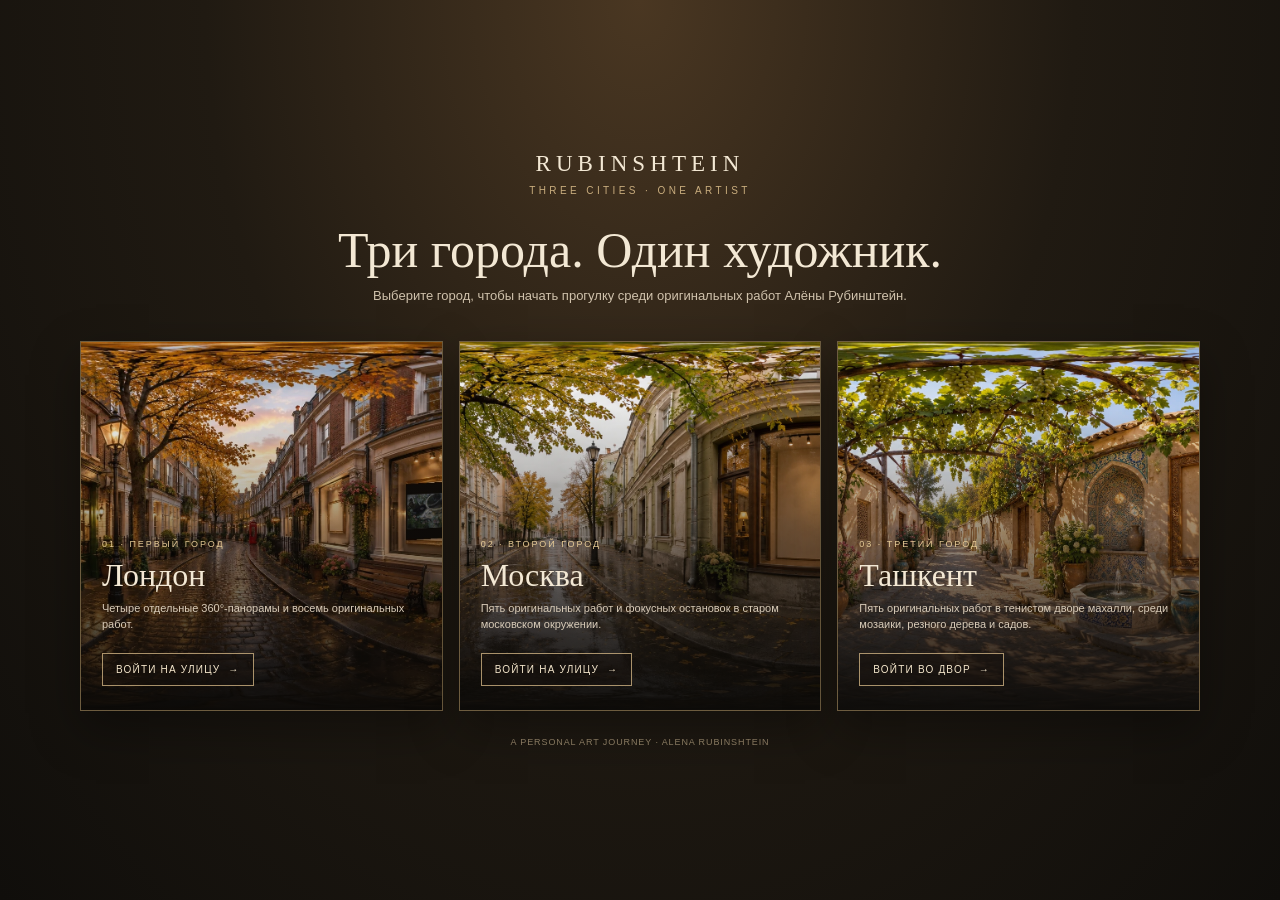
<file: index.html>
<!doctype html>
<html lang="ru">
<head>
  <meta charset="utf-8">
  <meta name="viewport" content="width=device-width, initial-scale=1, viewport-fit=cover">
  <meta name="theme-color" content="#17140f">
  <meta name="description" content="THREE CITIES — ONE ARTIST. Интерактивная прогулка по городам через оригинальные работы Алёны Рубинштейн.">
  <meta name="robots" content="noindex, nofollow, noarchive">
  <title>THREE CITIES — ONE ARTIST</title>
  <link rel="preconnect" href="https://fonts.googleapis.com">
  <link rel="preconnect" href="https://fonts.gstatic.com" crossorigin>
  <style>
    :root{--ink:#17140f;--cream:#f3e8d4;--gold:#d6b77e;--muted:#b9aa91}
    *{box-sizing:border-box}
    html,body{margin:0;min-height:100%;background:var(--ink);color:var(--cream);font-family:Georgia,'Times New Roman',serif}
    body{min-height:100svh;display:grid;place-items:center;padding:30px 18px;background:radial-gradient(ellipse at 50% 0%,#4a3722 0,#201a12 48%,#100e0b 100%)}
    .shell{width:min(1120px,100%)}
    .head{text-align:center;margin:0 auto 34px}
    .brand{font-size:clamp(17px,2vw,23px);letter-spacing:.22em}
    .sub{margin-top:8px;color:#c9ad7e;font:10px Arial,sans-serif;letter-spacing:.34em}
    h1{margin:28px 0 9px;font-size:clamp(30px,5vw,50px);font-weight:400;line-height:1.04}
    .intro{margin:0;color:#d0c2ac;font:13px/1.65 Arial,sans-serif}
    .cities{display:grid;grid-template-columns:repeat(3,minmax(0,1fr));gap:16px}
    .city{position:relative;display:flex;min-height:370px;flex-direction:column;justify-content:flex-end;overflow:hidden;text-decoration:none;color:var(--cream);border:1px solid rgba(214,183,126,.42);background:#201a12;box-shadow:0 18px 45px rgba(0,0,0,.35);isolation:isolate;transition:transform .25s,border-color .25s}
    .city:hover{transform:translateY(-4px);border-color:rgba(236,211,163,.9)}
    .city img{position:absolute;inset:0;width:100%;height:100%;object-fit:cover;z-index:-2;transition:transform .5s}
    .city:hover img{transform:scale(1.04)}
    .city:after{content:"";position:absolute;inset:0;z-index:-1;background:linear-gradient(180deg,rgba(8,7,5,.04) 18%,rgba(9,8,6,.35) 46%,rgba(9,8,6,.94) 100%)}
    .city-copy{padding:22px 21px 24px}
    .city-index{color:#e4c995;font:9px Arial,sans-serif;letter-spacing:.22em}
    .city h2{margin:8px 0 6px;font-weight:400;font-size:32px}
    .city p{min-height:36px;margin:0 0 17px;color:#d8cbb8;font:11px/1.5 Arial,sans-serif}
    .enter{display:inline-block;border:1px solid rgba(226,196,143,.72);padding:10px 13px;color:#f3e5ca;background:rgba(22,17,12,.46);font:10px Arial,sans-serif;letter-spacing:.12em}
    .soon{opacity:.78;cursor:default;background:radial-gradient(ellipse at 50% 22%,#53422e 0,#292116 48%,#17130e 100%)}
    .soon .enter{color:#cdbb9c;border-style:dashed}
    .foot{margin-top:24px;text-align:center;color:#97866b;font:9px/1.6 Arial,sans-serif;letter-spacing:.1em}
    @media(max-width:760px){.cities{grid-template-columns:1fr;gap:13px}.city{min-height:245px}.city h2{font-size:27px}.head{margin-bottom:25px}.city-copy{padding:18px}}
  </style>
</head>
<body>
  <main class="shell">
    <header class="head">
      <div class="brand">RUBINSHTEIN</div>
      <div class="sub">THREE CITIES · ONE ARTIST</div>
      <h1>Три города. Один художник.</h1>
      <p class="intro">Выберите город, чтобы начать прогулку среди оригинальных работ Алёны Рубинштейн.</p>
    </header>
    <section class="cities" aria-label="Выбор города">
      <a class="city" href="london.html">
        <img src="assets/panoramas/london-00-entry-v3.webp" alt="Лондонская улица в тёплом вечернем свете">
        <div class="city-copy"><div class="city-index">01 · ПЕРВЫЙ ГОРОД</div><h2>Лондон</h2><p>Четыре отдельные 360°-панорамы и восемь оригинальных работ.</p><span class="enter">ВОЙТИ НА УЛИЦУ&nbsp; →</span></div>
      </a>
      <a class="city" href="moscow.html">
        <img src="assets/panoramas/moscow-street-360.webp" alt="Панорама старой московской улицы с витриной галереи">
        <div class="city-copy"><div class="city-index">02 · ВТОРОЙ ГОРОД</div><h2>Москва</h2><p>Пять оригинальных работ и фокусных остановок в старом московском окружении.</p><span class="enter">ВОЙТИ НА УЛИЦУ&nbsp; →</span></div>
      </a>
      <a class="city" href="tashkent.html">
        <img src="assets/panoramas/tashkent-mahalla-360.webp" alt="Солнечный двор ташкентской махалли с резными воротами и мозаикой">
        <div class="city-copy"><div class="city-index">03 · ТРЕТИЙ ГОРОД</div><h2>Ташкент</h2><p>Пять оригинальных работ в тенистом дворе махалли, среди мозаики, резного дерева и садов.</p><span class="enter">ВОЙТИ ВО ДВОР&nbsp; →</span></div>
      </a>
    </section>
    <footer class="foot">A PERSONAL ART JOURNEY · ALENA RUBINSHTEIN</footer>
  </main>
</body>
</html>
</file>
